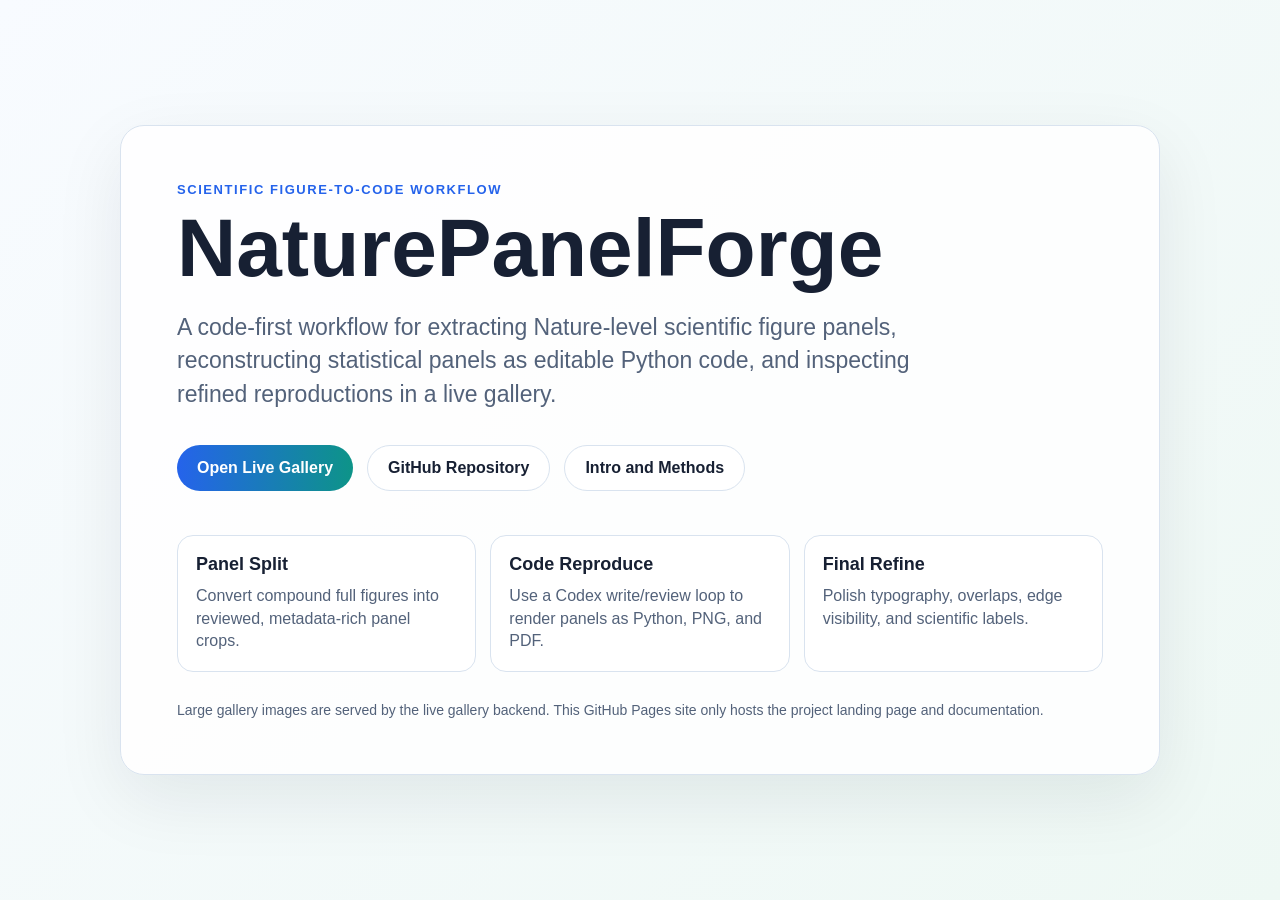
<file: index.html>
<!doctype html>
<html lang="en">
  <head>
    <meta charset="utf-8" />
    <meta name="viewport" content="width=device-width, initial-scale=1" />
    <meta name="description" content="NaturePanelForge: scientific panel extraction and figure-to-code reconstruction workflow." />
    <title>NaturePanelForge</title>
    <style>
      :root {
        color-scheme: light;
        --ink: #172033;
        --muted: #53627a;
        --line: #d9e3ef;
        --blue: #2563eb;
        --teal: #0d9488;
        --bg: #f4f8fb;
      }
      * { box-sizing: border-box; }
      body {
        margin: 0;
        font-family: Arial, Helvetica, sans-serif;
        color: var(--ink);
        background: linear-gradient(135deg, #f8fbff 0%, #eef8f4 100%);
      }
      main {
        min-height: 100vh;
        display: grid;
        place-items: center;
        padding: 48px 20px;
      }
      .shell {
        width: min(1040px, 100%);
        background: rgba(255, 255, 255, 0.88);
        border: 1px solid var(--line);
        border-radius: 24px;
        padding: clamp(28px, 5vw, 56px);
        box-shadow: 0 24px 70px rgba(15, 23, 42, 0.08);
      }
      .eyebrow {
        margin: 0 0 12px;
        font-size: 13px;
        font-weight: 800;
        letter-spacing: 0.12em;
        color: var(--blue);
        text-transform: uppercase;
      }
      h1 {
        margin: 0;
        font-size: clamp(42px, 7vw, 82px);
        line-height: 0.95;
        letter-spacing: 0;
      }
      .lead {
        margin: 24px 0 0;
        max-width: 780px;
        color: var(--muted);
        font-size: clamp(18px, 2vw, 23px);
        line-height: 1.45;
      }
      .actions {
        display: flex;
        flex-wrap: wrap;
        gap: 14px;
        margin-top: 34px;
      }
      a {
        color: inherit;
      }
      .button {
        display: inline-flex;
        align-items: center;
        justify-content: center;
        min-height: 46px;
        padding: 0 20px;
        border-radius: 999px;
        border: 1px solid var(--line);
        text-decoration: none;
        font-weight: 800;
        background: #fff;
      }
      .button.primary {
        border: 0;
        color: #fff;
        background: linear-gradient(90deg, var(--blue), var(--teal));
      }
      .grid {
        display: grid;
        grid-template-columns: repeat(3, minmax(0, 1fr));
        gap: 14px;
        margin-top: 44px;
      }
      .card {
        min-height: 132px;
        padding: 18px;
        border: 1px solid var(--line);
        border-radius: 16px;
        background: #fff;
      }
      .card strong {
        display: block;
        margin-bottom: 10px;
        font-size: 18px;
      }
      .card span {
        color: var(--muted);
        line-height: 1.42;
      }
      .note {
        margin: 30px 0 0;
        color: var(--muted);
        font-size: 14px;
      }
      @media (max-width: 760px) {
        .grid { grid-template-columns: 1fr; }
      }
    </style>
  </head>
  <body>
    <main>
      <section class="shell" aria-labelledby="title">
        <p class="eyebrow">Scientific figure-to-code workflow</p>
        <h1 id="title">NaturePanelForge</h1>
        <p class="lead">
          A code-first workflow for extracting Nature-level scientific figure panels,
          reconstructing statistical panels as editable Python code, and inspecting
          refined reproductions in a live gallery.
        </p>
        <div class="actions">
          <a class="button primary" href="https://uu543493-83c1-74a94416.nma1.seetacloud.com:8448/">Open Live Gallery</a>
          <a class="button" href="https://github.com/littlepeachs/NaturePanelForge">GitHub Repository</a>
          <a class="button" href="https://github.com/littlepeachs/NaturePanelForge/blob/main/docs/intro_and_methods.md">Intro and Methods</a>
        </div>
        <div class="grid" aria-label="Core workflow stages">
          <div class="card">
            <strong>Panel Split</strong>
            <span>Convert compound full figures into reviewed, metadata-rich panel crops.</span>
          </div>
          <div class="card">
            <strong>Code Reproduce</strong>
            <span>Use a Codex write/review loop to render panels as Python, PNG, and PDF.</span>
          </div>
          <div class="card">
            <strong>Final Refine</strong>
            <span>Polish typography, overlaps, edge visibility, and scientific labels.</span>
          </div>
        </div>
        <p class="note">
          Large gallery images are served by the live gallery backend. This GitHub Pages
          site only hosts the project landing page and documentation.
        </p>
      </section>
    </main>
  </body>
</html>
</file>
